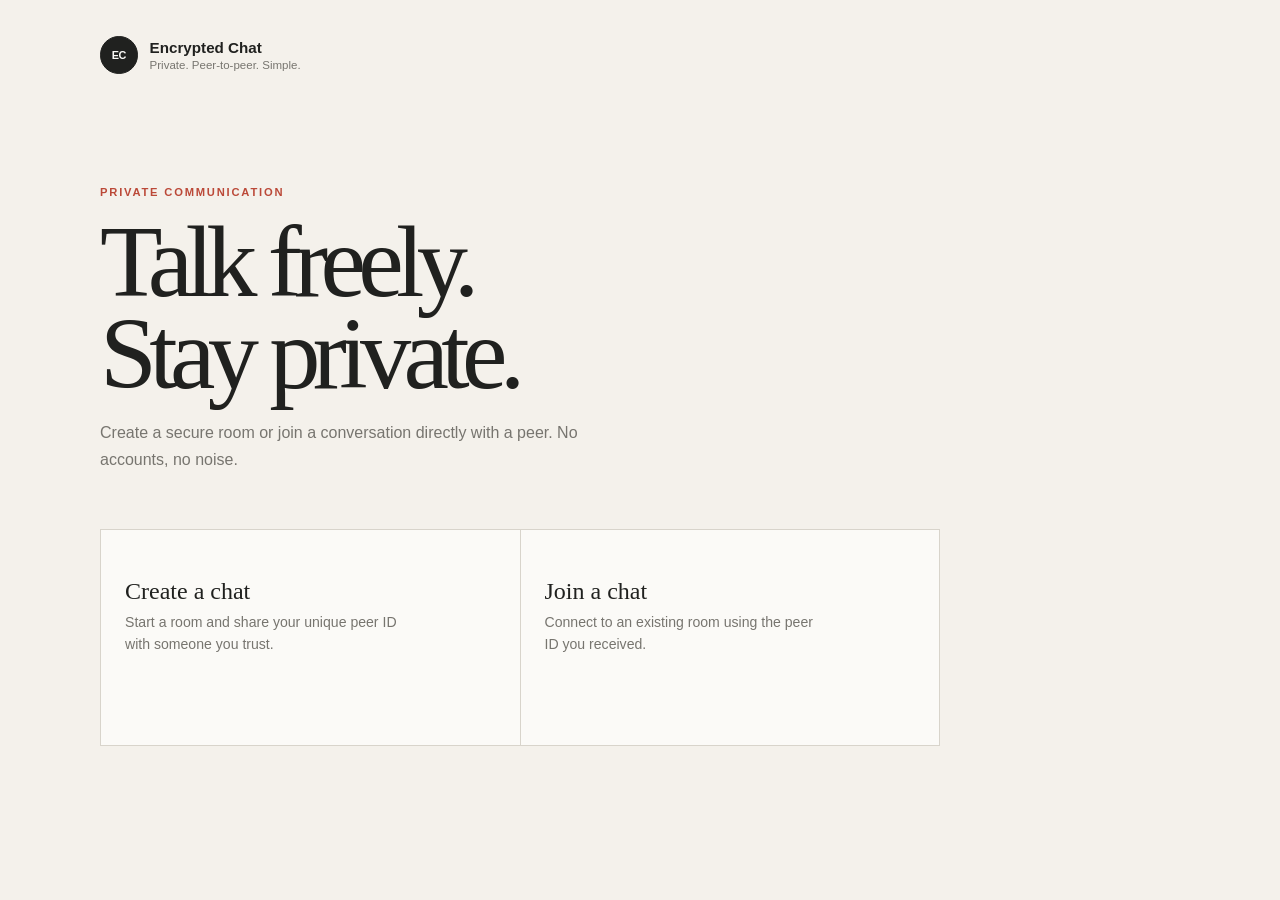
<file: index.html>
<!DOCTYPE html>
<html lang="en">
  <head>
    <meta charset="utf-8" />
    <meta name="viewport" content="width=device-width, initial-scale=1" />
    <meta name="description" content="A private peer-to-peer encrypted chat experience." />
    <title>Private Chat | Encrypted Chat Application</title>
    <link rel="stylesheet" href="index.css" />
  </head>
  <body>
    <main class="app-shell">
      <header class="brand">
        <span class="brand-mark">EC</span>
        <div>
          <p class="brand-name">Encrypted Chat</p>
          <p class="brand-tagline">Private. Peer-to-peer. Simple.</p>
        </div>
      </header>
      <section class="hero">
        <p class="eyebrow">Private communication</p>
        <h1>Talk freely.<br />Stay private.</h1>
        <p class="hero-copy">Create a secure room or join a conversation directly with a peer. No accounts, no noise.</p>
      </section>
      <section class="choice-grid" aria-label="Chat actions">
        <button class="choice-card" id="createChat" onclick="location.href='receive.html';">
          <div>
            <h2>Create a chat</h2>
            <p>Start a room and share your unique peer ID with someone you trust.</p>
          </div>
        </button>
        <button class="choice-card" id="joinChat" onclick="location.href='send.html';">
          <div>
            <h2>Join a chat</h2>
            <p>Connect to an existing room using the peer ID you received.</p>
          </div>
        </button>
      </section>
    </main>
  </body>
</html>
</file>
<file: index.css>
:root {
  --paper: #f4f1eb;
  --panel: #fbfaf7;
  --ink: #20211f;
  --muted: #77756f;
  --line: #d8d4cb;
  --accent: #bb4938;
  --accent-dark: #96392d;
  --quiet: #ebe7df;
  font-family: Arial, Helvetica, sans-serif;
  color: var(--ink);
  background: var(--paper);
}

* {
  box-sizing: border-box;
}

body {
  min-height: 100vh;
  margin: 0;
  background: var(--paper);
}

button,
input {
  font: inherit;
}

button {
  border: 0;
  cursor: pointer;
}

.app-shell {
  width: min(100% - 3rem, 1080px);
  min-height: 100vh;
  margin: 0 auto;
  padding: 2.25rem 0 3rem;
}

.brand {
  display: flex;
  align-items: center;
  gap: 0.75rem;
  margin-bottom: 7rem;
}

.brand-mark {
  display: grid;
  width: 2.35rem;
  height: 2.35rem;
  place-items: center;
  border: 1px solid var(--ink);
  border-radius: 50%;
  color: var(--panel);
  background: var(--ink);
  font-size: 0.68rem;
  font-weight: 700;
  letter-spacing: -0.04em;
}

.brand-name,
.brand-tagline {
  margin: 0;
}

.brand-name {
  font-size: 0.95rem;
  font-weight: 700;
}

.brand-tagline {
  margin-top: 0.2rem;
  color: var(--muted);
  font-size: 0.72rem;
}

.hero {
  max-width: 720px;
  margin-bottom: 3.5rem;
}

.eyebrow {
  margin: 0 0 1.15rem;
  color: var(--accent);
  font-size: 0.7rem;
  font-weight: 700;
  letter-spacing: 0.16em;
  text-transform: uppercase;
}

h1,
h2,
h3,
p {
  margin-top: 0;
}

h1 {
  max-width: 680px;
  margin-bottom: 1.25rem;
  font-family: Georgia, "Times New Roman", serif;
  font-size: clamp(3rem, 8vw, 6.5rem);
  font-weight: 400;
  letter-spacing: -0.075em;
  line-height: 0.9;
}

.hero-copy {
  max-width: 500px;
  margin-bottom: 0;
  color: var(--muted);
  font-size: 1rem;
  line-height: 1.65;
}

.choice-grid {
  display: grid;
  grid-template-columns: repeat(2, minmax(0, 1fr));
  gap: 1px;
  max-width: 840px;
  border: 1px solid var(--line);
  background: var(--line);
}

.choice-card {
  display: flex;
  min-height: 215px;
  padding: 1.5rem;
  flex-direction: column;
  justify-content: space-between;
  color: var(--ink);
  background: var(--panel);
  text-align: left;
  transition: color 160ms ease, background 160ms ease;
}

.choice-card:hover,
.choice-card:focus-visible {
  color: var(--panel);
  background: var(--ink);
  outline: none;
}

.choice-card h2 {
  margin: 1.5rem 0 0.45rem;
  font-family: Georgia, "Times New Roman", serif;
  font-size: 1.5rem;
  font-weight: 400;
}

.choice-card p {
  max-width: 280px;
  margin-bottom: 0;
  color: var(--muted);
  font-size: 0.88rem;
  line-height: 1.55;
}

.choice-card:hover p,
.choice-card:focus-visible p {
  color: #bdbab1;
}

.chat-shell {
  display: flex;
  min-height: calc(100vh - 5.25rem);
  flex-direction: column;
}

.chat-shell .brand {
  margin-bottom: 2.75rem;
}

.chat-header {
  display: flex;
  align-items: baseline;
  justify-content: space-between;
  gap: 1rem;
  padding-bottom: 1rem;
  border-bottom: 1px solid var(--line);
}

.back-link {
  color: var(--muted);
  font-size: 0.8rem;
  text-decoration: none;
}

.back-link:hover {
  color: var(--accent);
}

.chat-title {
  margin: 0;
  font-family: Georgia, "Times New Roman", serif;
  font-size: 1.45rem;
  font-weight: 400;
}

.connection-panel,
.chat-card {
  border: 1px solid var(--line);
  background: var(--panel);
}

.connection-panel {
  margin-top: 1.25rem;
  padding: 1.15rem;
}

.connection-label,
.panel-label {
  display: block;
  margin-bottom: 0.55rem;
  color: var(--muted);
  font-size: 0.68rem;
  font-weight: 700;
  letter-spacing: 0.12em;
  text-transform: uppercase;
}

.connection-row {
  display: flex;
  gap: 0.65rem;
}

input {
  min-width: 0;
  border: 1px solid var(--line);
  border-radius: 0;
  outline: none;
  color: var(--ink);
  background: var(--panel);
}

input:focus {
  border-color: var(--accent);
  box-shadow: inset 0 -2px 0 var(--accent);
}

#receiver-id {
  width: 100%;
  padding: 0.75rem 0.8rem;
}

.peer-id-display {
  min-width: 0;
  flex: 1;
  padding: 0.75rem 0.8rem;
  overflow: hidden;
  border: 1px solid var(--line);
  color: var(--accent-dark);
  background: var(--quiet);
  font-family: "Courier New", monospace;
  font-size: 0.86rem;
  text-overflow: ellipsis;
  white-space: nowrap;
}

.primary-button,
#copy-id-button,
#sendButton,
#connect-button {
  padding: 0.75rem 1rem;
  border-radius: 0;
  color: var(--panel);
  background: var(--accent);
  font-size: 0.85rem;
  font-weight: 700;
  transition: background 160ms ease;
}

.primary-button:hover,
#copy-id-button:hover,
#sendButton:hover,
#connect-button:hover {
  background: var(--accent-dark);
}

#copy-id-button {
  flex-shrink: 0;
}

#copy-id-button:disabled {
  cursor: not-allowed;
  opacity: 0.5;
}

.status-line {
  display: flex;
  align-items: center;
  gap: 0.5rem;
  margin-top: 0.9rem;
  color: var(--muted);
  font-size: 0.8rem;
}

#state {
  width: 0.5rem;
  height: 0.5rem;
  padding: 0;
  border-radius: 50%;
  background: var(--accent);
  font-size: 0;
}

.chat-card {
  display: flex;
  height: 0;
  min-height: 0;
  margin-top: 1.25rem;
  flex: 1 1 auto;
  flex-direction: column;
}

.message {
  display: block;
  height: 0;
  min-height: 0;
  flex: 1 1 auto;
  padding: 1.25rem;
  overflow-y: auto;
  color: var(--ink);
  background: #e9e4db;
  line-height: 1.7;
}

.message-help {
  margin: 0;
  padding: 0.6rem 1.25rem;
  border-bottom: 1px solid var(--line);
  color: var(--muted);
  background: var(--panel);
  font-size: 0.75rem;
  letter-spacing: 0.01em;
}

.message-row {
  display: flex !important;
  width: fit-content;
  max-width: min(72%, 30rem);
  margin-bottom: 0.8rem;
  padding: 0;
  flex-direction: column;
  cursor: pointer;
}

.message-bubble {
  padding: 0.65rem 0.85rem 0.5rem;
  border: 1px solid var(--line);
  border-radius: 0.35rem 0.9rem 0.9rem 0.9rem;
  background: var(--panel);
  transition: background 160ms ease, border-color 160ms ease;
}

.message-row:not(:has(.peerMsg)) .message-bubble {
  border-color: #d4c2a9;
  border-radius: 0.9rem 0.35rem 0.9rem 0.9rem;
  background: #e8d5b7;
}

.message-row:not(:has(.peerMsg)) {
  margin-left: auto;
}

.message-row.is-revealed .message-bubble {
  border-color: #b9a47a;
  background: #f4e7bf;
}

.message-row:not(:has(.peerMsg)).is-revealed .message-bubble {
  border-color: #a89368;
  background: #e8d6a7;
}

.message-time {
  align-self: flex-start;
  margin-top: 0.2rem;
  padding: 0.15rem 0.4rem;
  border: 1px solid var(--line);
  border-radius: 999px;
  color: var(--muted);
  font-size: 0.68rem;
  line-height: 1.1;
  background: var(--quiet);
}

.message-row:not(:has(.peerMsg)) .message-time {
  align-self: flex-end;
}

.message-body {
  line-height: 1.45;
}

.cueMsg,
.peerMsg {
  color: var(--accent);
  font-weight: 700;
}

.msgs {
  display: inline-block;
  margin-left: 0.25rem;
  padding: 0;
  border: 0 !important;
  border-radius: 0;
  color: var(--ink);
  cursor: inherit;
  background: transparent;
}

#interface {
  display: flex;
  align-items: center;
  gap: 0.65rem;
  flex-shrink: 0;
  padding: 0.85rem;
  border-top: 1px solid var(--line);
  background: var(--quiet);
}

#sendMessageBox {
  width: 100%;
  height: 2.7rem;
  padding: 0.75rem 0.8rem;
  background: var(--panel);
}

#sendButton {
  height: 2.7rem;
  flex-shrink: 0;
}

@media (max-width: 640px) {
  .app-shell {
    width: min(100% - 1.5rem, 1080px);
    padding-top: 1.5rem;
  }

  .brand {
    margin-bottom: 4.5rem;
  }

  h1 {
    font-size: clamp(3rem, 17vw, 5rem);
  }

  .choice-grid {
    grid-template-columns: 1fr;
  }

  .choice-card {
    min-height: 175px;
  }

  .connection-row {
    flex-direction: column;
  }

  .chat-header {
    align-items: flex-start;
    flex-direction: column;
  }

  .chat-header > span {
    display: none;
  }
}
</file>
